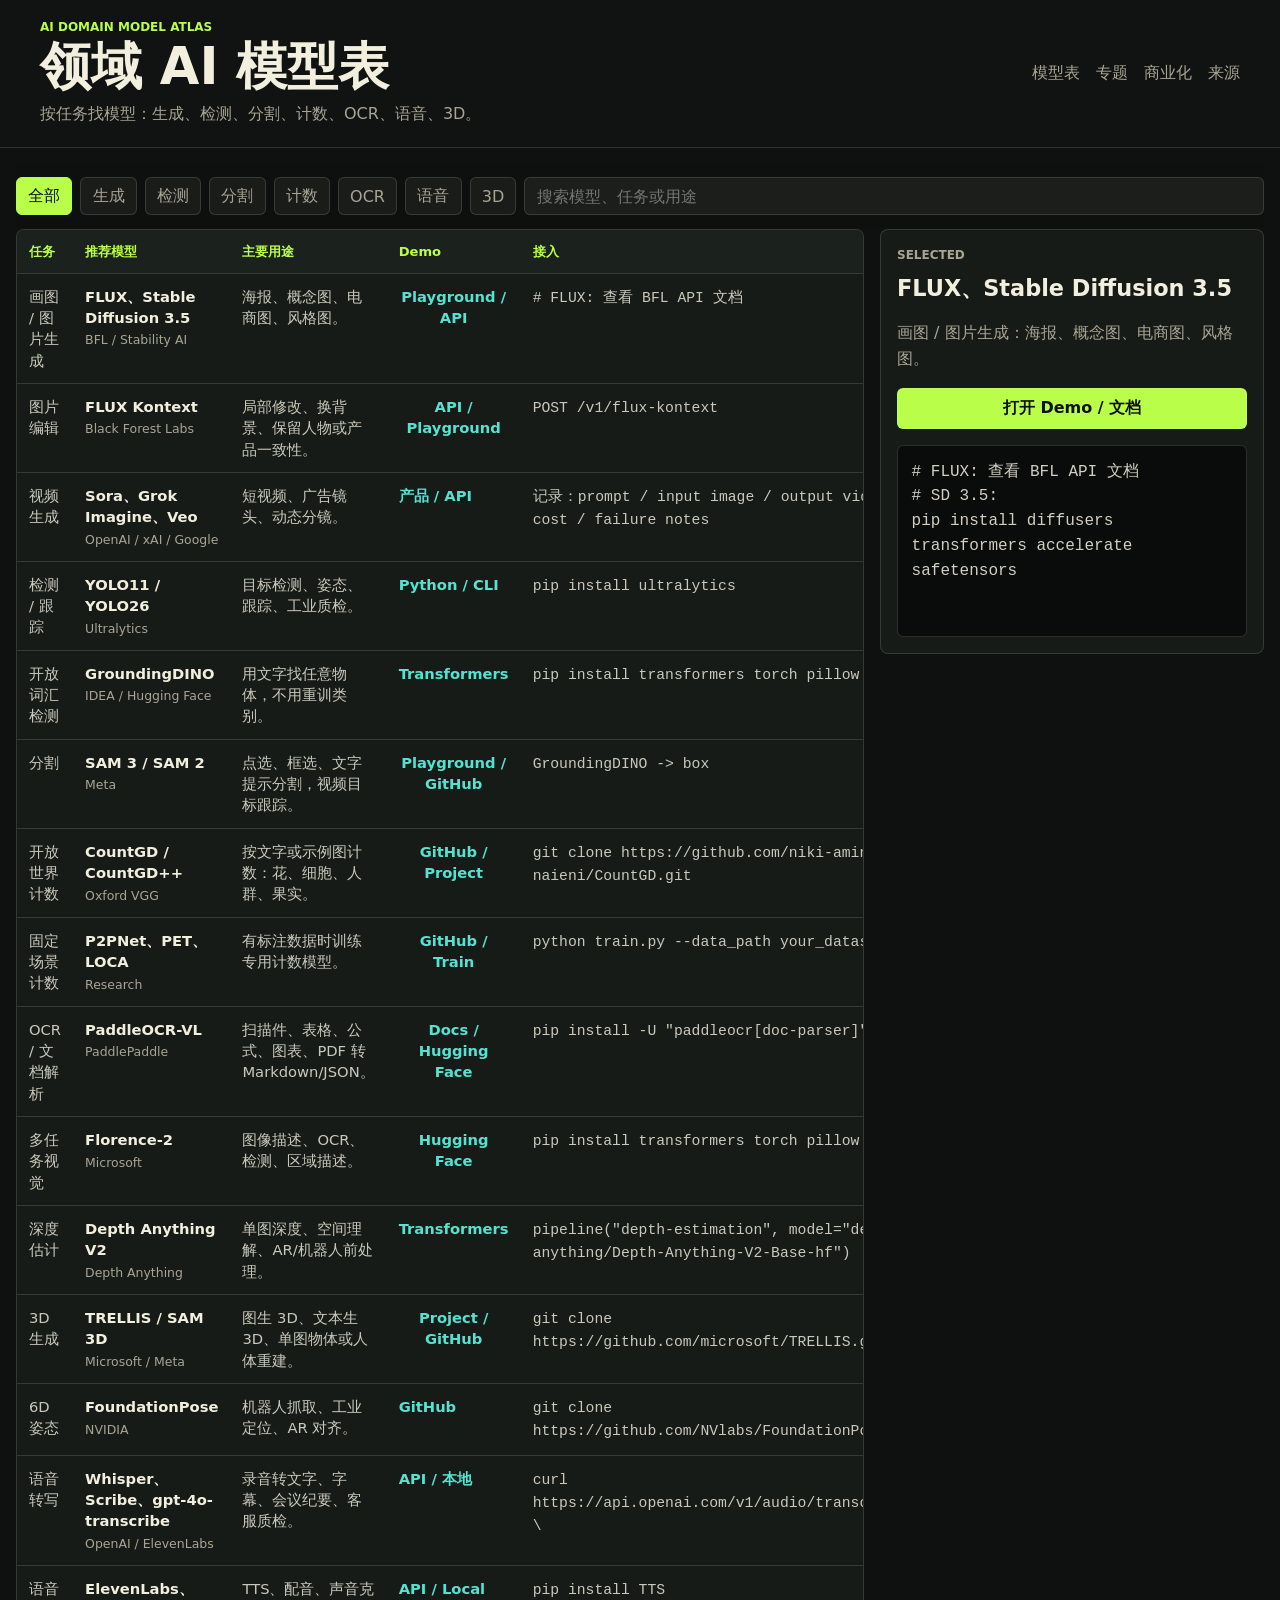
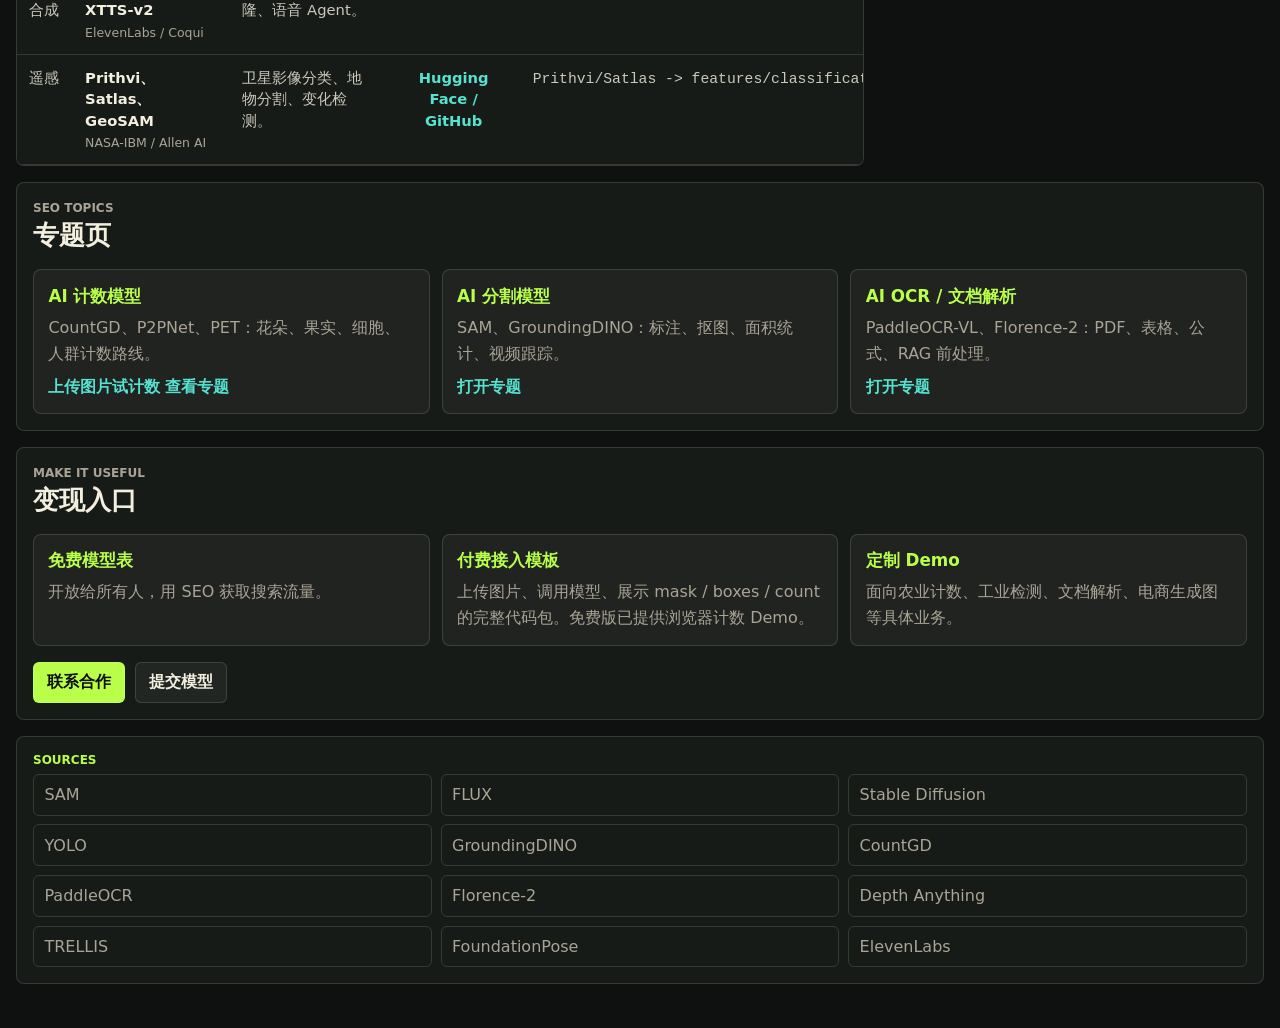
<file: index.html>
<!doctype html>
<html lang="zh-CN">
  <head>
    <meta charset="UTF-8" />
    <meta name="viewport" content="width=device-width, initial-scale=1.0" />
    <title>AI Domain Model Atlas | 领域 AI 模型与 Demo 导航</title>
    <meta name="description" content="按任务整理画图、分割、计数、OCR、语音、3D、检测等领域 AI 模型，提供 Demo 链接、接入命令和商业化模板入口。" />
    <meta name="keywords" content="AI 模型, 图像分割, AI 计数, SAM, YOLO, CountGD, PaddleOCR, FLUX, Stable Diffusion, 领域模型" />
    <meta property="og:title" content="AI Domain Model Atlas" />
    <meta property="og:description" content="一个面向开发者和产品经理的领域 AI 模型导航：找模型、看 Demo、复制接入命令。" />
    <meta property="og:type" content="website" />
    <meta name="twitter:card" content="summary" />
    <link rel="stylesheet" href="styles.css" />
  </head>
  <body>
    <header class="topbar">
      <div>
        <p class="kicker">AI Domain Model Atlas</p>
        <h1>领域 AI 模型表</h1>
        <p class="subtitle">按任务找模型：生成、检测、分割、计数、OCR、语音、3D。</p>
      </div>
      <nav>
        <a href="#table">模型表</a>
        <a href="#topics">专题</a>
        <a href="#business">商业化</a>
        <a href="#sources">来源</a>
      </nav>
    </header>

    <main>
      <section class="filters" aria-label="筛选">
        <button class="chip active" data-filter="all" type="button">全部</button>
        <button class="chip" data-filter="generate" type="button">生成</button>
        <button class="chip" data-filter="vision" type="button">检测</button>
        <button class="chip" data-filter="segment" type="button">分割</button>
        <button class="chip" data-filter="count" type="button">计数</button>
        <button class="chip" data-filter="document" type="button">OCR</button>
        <button class="chip" data-filter="audio" type="button">语音</button>
        <button class="chip" data-filter="3d" type="button">3D</button>
        <input id="search" type="search" placeholder="搜索模型、任务或用途" />
      </section>

      <section class="layout">
        <div class="table-card" id="table">
          <table>
            <thead>
              <tr>
                <th>任务</th>
                <th>推荐模型</th>
                <th>主要用途</th>
                <th>Demo</th>
                <th>接入</th>
              </tr>
            </thead>
            <tbody id="rows">
              <tr>
                <td colspan="5">正在加载模型数据...</td>
              </tr>
            </tbody>
          </table>
        </div>

        <aside class="detail" id="detail">
          <p class="kicker">Selected</p>
          <h2 id="detailTitle">选择一个模型</h2>
          <p id="detailText">点击表格里的 Demo 查看官方入口和最小接入命令。</p>
          <a class="primary" id="demoLink" href="#" target="_blank" rel="noreferrer">打开 Demo / 文档</a>
          <pre id="commandBox">选择一行后显示命令。</pre>
        </aside>
      </section>

      <section class="business" id="topics">
        <div>
          <p class="kicker">SEO topics</p>
          <h2>专题页</h2>
        </div>
        <div class="business-grid">
          <article>
            <h3>AI 计数模型</h3>
            <p>CountGD、P2PNet、PET：花朵、果实、细胞、人群计数路线。</p>
            <a class="text-link" href="counting-demo.html">上传图片试计数</a>
            <a class="text-link" href="counting.html">查看专题</a>
          </article>
          <article>
            <h3>AI 分割模型</h3>
            <p>SAM、GroundingDINO：标注、抠图、面积统计、视频跟踪。</p>
            <a class="text-link" href="segmentation.html">打开专题</a>
          </article>
          <article>
            <h3>AI OCR / 文档解析</h3>
            <p>PaddleOCR-VL、Florence-2：PDF、表格、公式、RAG 前处理。</p>
            <a class="text-link" href="ocr.html">打开专题</a>
          </article>
        </div>
      </section>

      <section class="business" id="business">
        <div>
          <p class="kicker">Make it useful</p>
          <h2>变现入口</h2>
        </div>
        <div class="business-grid">
          <article>
            <h3>免费模型表</h3>
            <p>开放给所有人，用 SEO 获取搜索流量。</p>
          </article>
          <article>
            <h3>付费接入模板</h3>
            <p>上传图片、调用模型、展示 mask / boxes / count 的完整代码包。免费版已提供浏览器计数 Demo。</p>
          </article>
          <article>
            <h3>定制 Demo</h3>
            <p>面向农业计数、工业检测、文档解析、电商生成图等具体业务。</p>
          </article>
        </div>
        <div class="cta">
          <a class="primary" href="mailto:hello@example.com?subject=AI%20Model%20Atlas%20合作">联系合作</a>
          <a class="secondary" href="mailto:hello@example.com?subject=提交模型">提交模型</a>
        </div>
      </section>

      <section class="sources" id="sources">
        <p class="kicker">Sources</p>
        <div id="sourceList"></div>
      </section>
    </main>

    <script src="script.js"></script>
  </body>
</html>
</file>
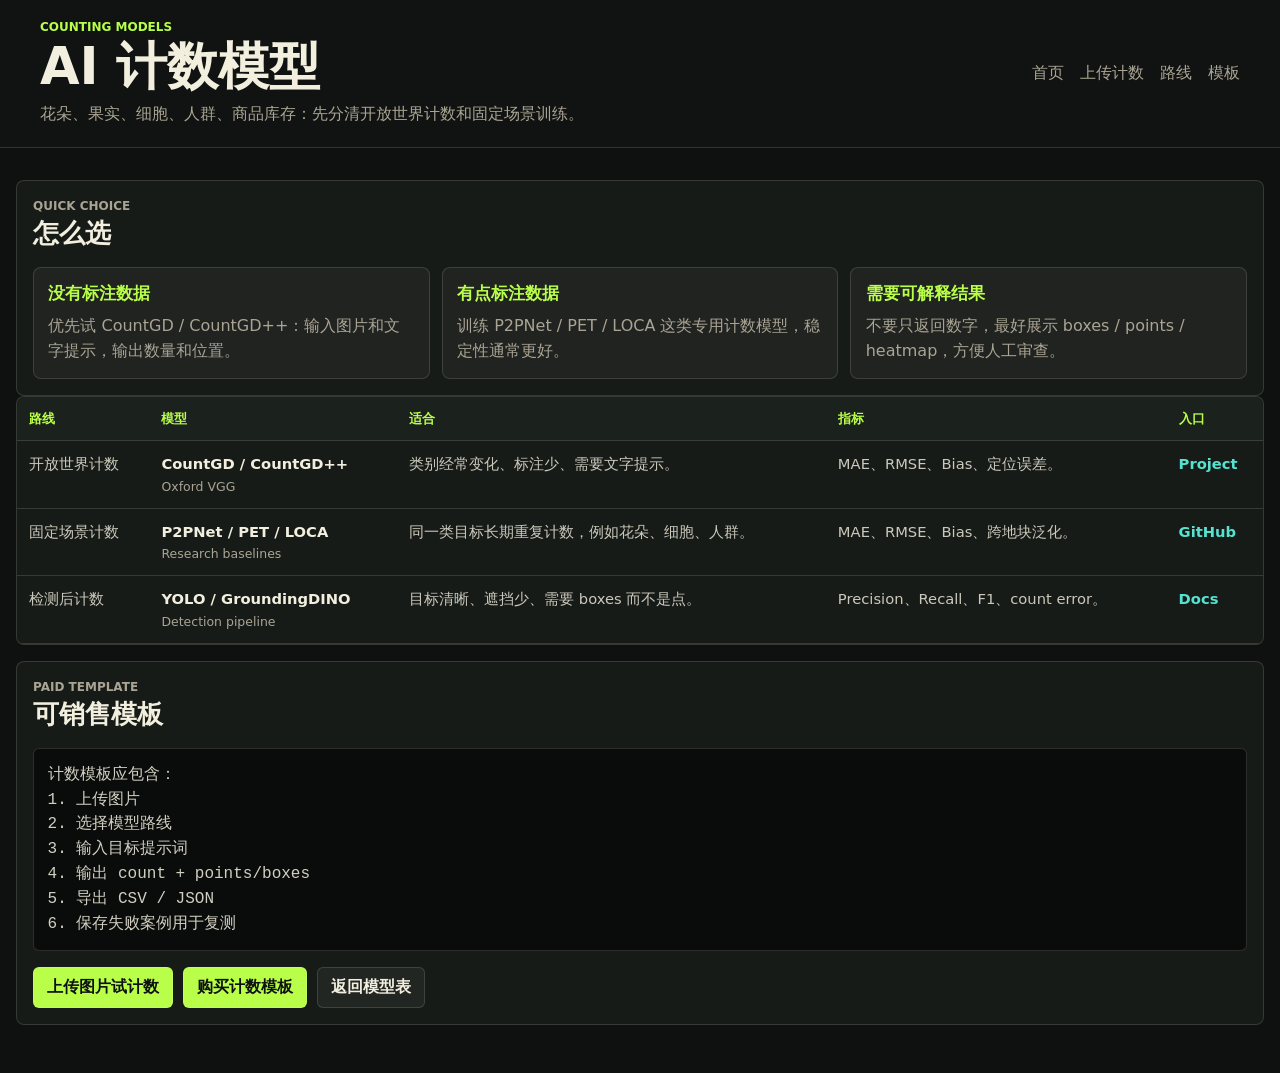
<file: counting.html>
<!doctype html>
<html lang="zh-CN">
  <head>
    <meta charset="UTF-8" />
    <meta name="viewport" content="width=device-width, initial-scale=1.0" />
    <title>AI 计数模型 | CountGD、P2PNet、PET 接入路线</title>
    <meta name="description" content="整理开放世界计数和固定场景计数模型，包括 CountGD、P2PNet、PET 的适用场景、Demo 链接和接入路线。" />
    <link rel="stylesheet" href="styles.css" />
  </head>
  <body>
    <header class="topbar">
      <div>
        <p class="kicker">Counting Models</p>
        <h1>AI 计数模型</h1>
        <p class="subtitle">花朵、果实、细胞、人群、商品库存：先分清开放世界计数和固定场景训练。</p>
      </div>
      <nav>
        <a href="index.html">首页</a>
        <a href="counting-demo.html">上传计数</a>
        <a href="#route">路线</a>
        <a href="#template">模板</a>
      </nav>
    </header>

    <main class="page">
      <section class="business">
        <div>
          <p class="kicker">Quick choice</p>
          <h2>怎么选</h2>
        </div>
        <div class="business-grid">
          <article>
            <h3>没有标注数据</h3>
            <p>优先试 CountGD / CountGD++：输入图片和文字提示，输出数量和位置。</p>
          </article>
          <article>
            <h3>有点标注数据</h3>
            <p>训练 P2PNet / PET / LOCA 这类专用计数模型，稳定性通常更好。</p>
          </article>
          <article>
            <h3>需要可解释结果</h3>
            <p>不要只返回数字，最好展示 boxes / points / heatmap，方便人工审查。</p>
          </article>
        </div>
      </section>

      <section class="table-card" id="route">
        <table>
          <thead>
            <tr>
              <th>路线</th>
              <th>模型</th>
              <th>适合</th>
              <th>指标</th>
              <th>入口</th>
            </tr>
          </thead>
          <tbody>
            <tr>
              <td>开放世界计数</td>
              <td><span class="model">CountGD / CountGD++</span><span class="provider">Oxford VGG</span></td>
              <td>类别经常变化、标注少、需要文字提示。</td>
              <td>MAE、RMSE、Bias、定位误差。</td>
              <td><a class="demo" href="https://www.robots.ox.ac.uk/~vgg/research/countgd/" target="_blank" rel="noreferrer">Project</a></td>
            </tr>
            <tr>
              <td>固定场景计数</td>
              <td><span class="model">P2PNet / PET / LOCA</span><span class="provider">Research baselines</span></td>
              <td>同一类目标长期重复计数，例如花朵、细胞、人群。</td>
              <td>MAE、RMSE、Bias、跨地块泛化。</td>
              <td><a class="demo" href="https://github.com/TencentYoutuResearch/CrowdCounting-P2PNet" target="_blank" rel="noreferrer">GitHub</a></td>
            </tr>
            <tr>
              <td>检测后计数</td>
              <td><span class="model">YOLO / GroundingDINO</span><span class="provider">Detection pipeline</span></td>
              <td>目标清晰、遮挡少、需要 boxes 而不是点。</td>
              <td>Precision、Recall、F1、count error。</td>
              <td><a class="demo" href="https://docs.ultralytics.com/" target="_blank" rel="noreferrer">Docs</a></td>
            </tr>
          </tbody>
        </table>
      </section>

      <section class="business" id="template">
        <div>
          <p class="kicker">Paid template</p>
          <h2>可销售模板</h2>
        </div>
        <div class="command-card">
          <pre>计数模板应包含：
1. 上传图片
2. 选择模型路线
3. 输入目标提示词
4. 输出 count + points/boxes
5. 导出 CSV / JSON
6. 保存失败案例用于复测</pre>
        </div>
        <div class="cta">
          <a class="primary" href="counting-demo.html">上传图片试计数</a>
          <a class="primary" href="mailto:hello@example.com?subject=购买计数模型接入模板">购买计数模板</a>
          <a class="secondary" href="index.html">返回模型表</a>
        </div>
      </section>
    </main>
  </body>
</html>
</file>
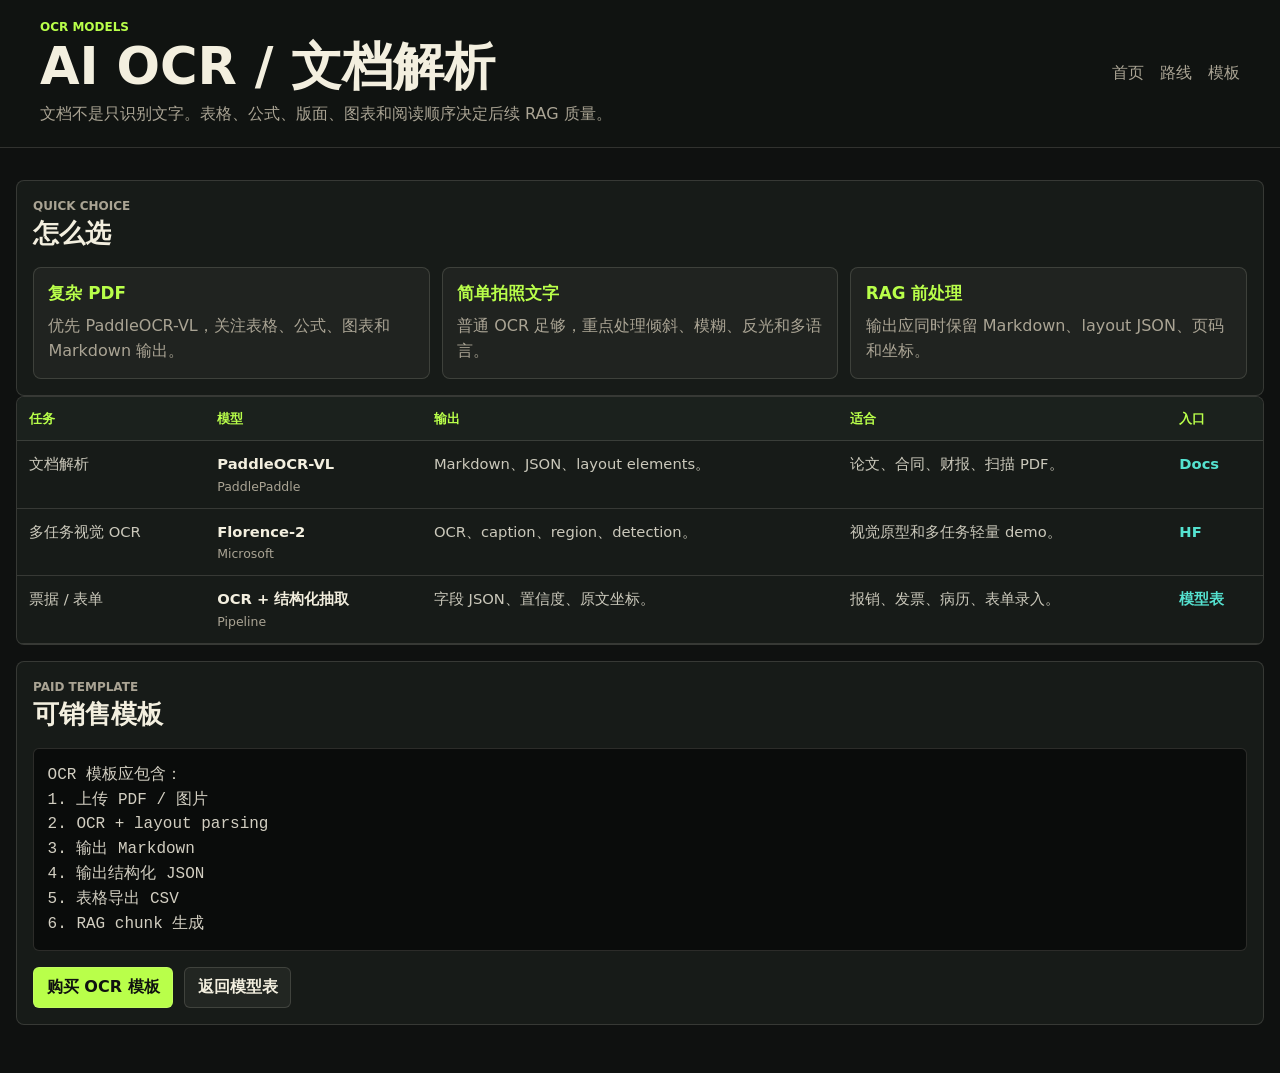
<file: ocr.html>
<!doctype html>
<html lang="zh-CN">
  <head>
    <meta charset="UTF-8" />
    <meta name="viewport" content="width=device-width, initial-scale=1.0" />
    <title>AI OCR 与文档解析 | PaddleOCR-VL 接入路线</title>
    <meta name="description" content="整理 PaddleOCR-VL、PaddleOCR、Florence-2 的 OCR 和文档解析路线，适合 PDF、表格、公式、票据和 RAG 前处理。" />
    <link rel="stylesheet" href="styles.css" />
  </head>
  <body>
    <header class="topbar">
      <div>
        <p class="kicker">OCR Models</p>
        <h1>AI OCR / 文档解析</h1>
        <p class="subtitle">文档不是只识别文字。表格、公式、版面、图表和阅读顺序决定后续 RAG 质量。</p>
      </div>
      <nav>
        <a href="index.html">首页</a>
        <a href="#route">路线</a>
        <a href="#template">模板</a>
      </nav>
    </header>

    <main class="page">
      <section class="business">
        <div>
          <p class="kicker">Quick choice</p>
          <h2>怎么选</h2>
        </div>
        <div class="business-grid">
          <article>
            <h3>复杂 PDF</h3>
            <p>优先 PaddleOCR-VL，关注表格、公式、图表和 Markdown 输出。</p>
          </article>
          <article>
            <h3>简单拍照文字</h3>
            <p>普通 OCR 足够，重点处理倾斜、模糊、反光和多语言。</p>
          </article>
          <article>
            <h3>RAG 前处理</h3>
            <p>输出应同时保留 Markdown、layout JSON、页码和坐标。</p>
          </article>
        </div>
      </section>

      <section class="table-card" id="route">
        <table>
          <thead>
            <tr>
              <th>任务</th>
              <th>模型</th>
              <th>输出</th>
              <th>适合</th>
              <th>入口</th>
            </tr>
          </thead>
          <tbody>
            <tr>
              <td>文档解析</td>
              <td><span class="model">PaddleOCR-VL</span><span class="provider">PaddlePaddle</span></td>
              <td>Markdown、JSON、layout elements。</td>
              <td>论文、合同、财报、扫描 PDF。</td>
              <td><a class="demo" href="https://www.paddleocr.ai/main/en/index.html" target="_blank" rel="noreferrer">Docs</a></td>
            </tr>
            <tr>
              <td>多任务视觉 OCR</td>
              <td><span class="model">Florence-2</span><span class="provider">Microsoft</span></td>
              <td>OCR、caption、region、detection。</td>
              <td>视觉原型和多任务轻量 demo。</td>
              <td><a class="demo" href="https://huggingface.co/microsoft/Florence-2-large" target="_blank" rel="noreferrer">HF</a></td>
            </tr>
            <tr>
              <td>票据 / 表单</td>
              <td><span class="model">OCR + 结构化抽取</span><span class="provider">Pipeline</span></td>
              <td>字段 JSON、置信度、原文坐标。</td>
              <td>报销、发票、病历、表单录入。</td>
              <td><a class="demo" href="index.html">模型表</a></td>
            </tr>
          </tbody>
        </table>
      </section>

      <section class="business" id="template">
        <div>
          <p class="kicker">Paid template</p>
          <h2>可销售模板</h2>
        </div>
        <pre>OCR 模板应包含：
1. 上传 PDF / 图片
2. OCR + layout parsing
3. 输出 Markdown
4. 输出结构化 JSON
5. 表格导出 CSV
6. RAG chunk 生成</pre>
        <div class="cta">
          <a class="primary" href="mailto:hello@example.com?subject=购买 OCR 文档解析模板">购买 OCR 模板</a>
          <a class="secondary" href="index.html">返回模型表</a>
        </div>
      </section>
    </main>
  </body>
</html>
</file>
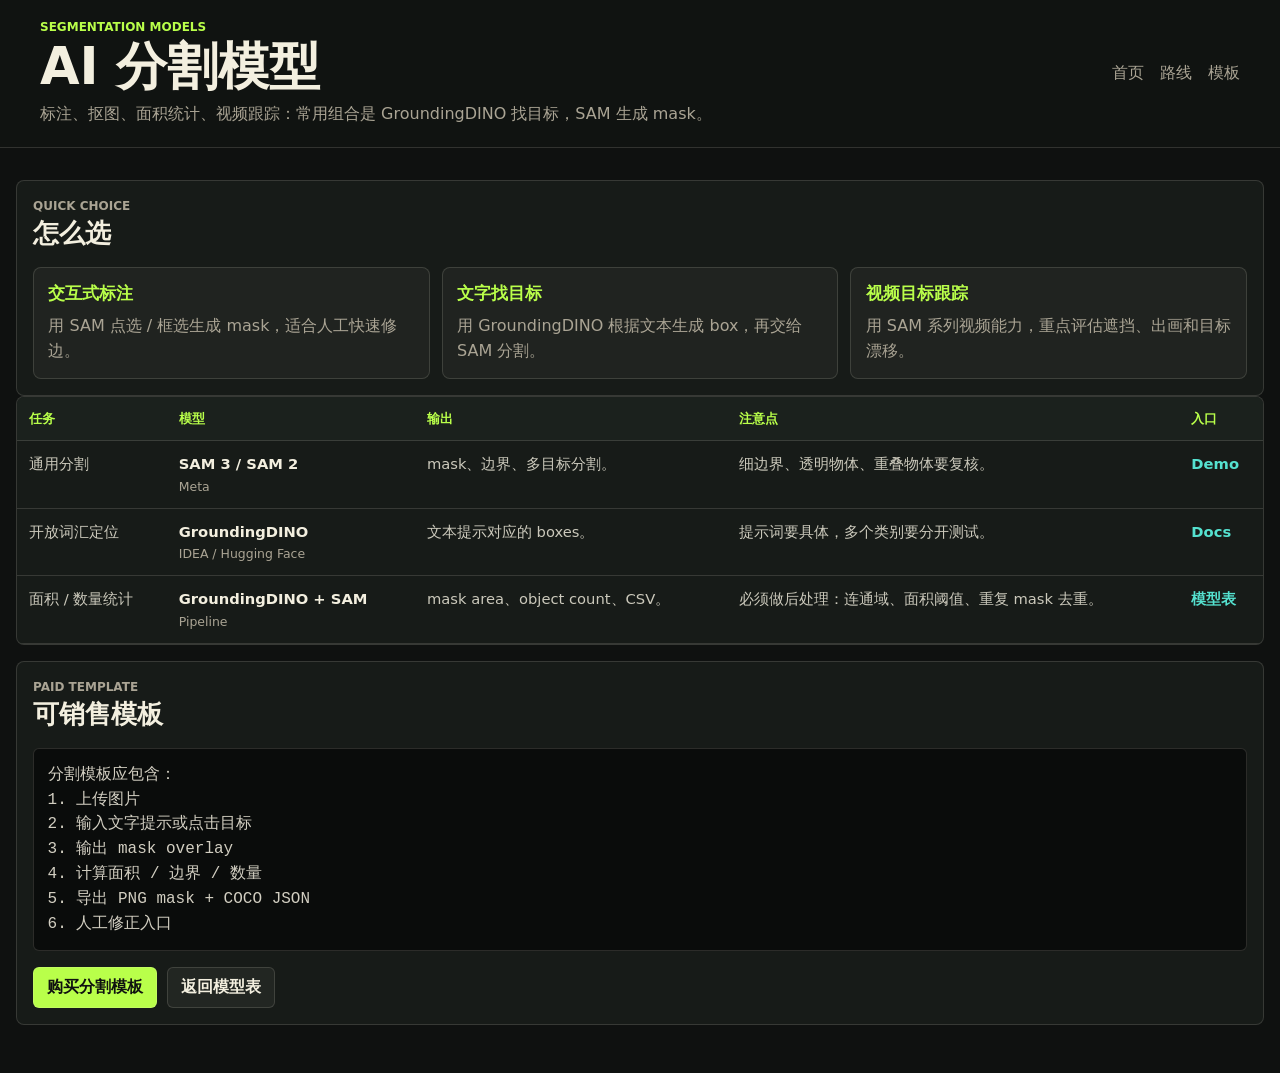
<file: segmentation.html>
<!doctype html>
<html lang="zh-CN">
  <head>
    <meta charset="UTF-8" />
    <meta name="viewport" content="width=device-width, initial-scale=1.0" />
    <title>AI 图像分割模型 | SAM、GroundingDINO 接入路线</title>
    <meta name="description" content="整理 SAM 3、SAM 2、GroundingDINO 的图像分割和视频跟踪分割接入路线，适合标注、抠图、面积计算和检测后处理。" />
    <link rel="stylesheet" href="styles.css" />
  </head>
  <body>
    <header class="topbar">
      <div>
        <p class="kicker">Segmentation Models</p>
        <h1>AI 分割模型</h1>
        <p class="subtitle">标注、抠图、面积统计、视频跟踪：常用组合是 GroundingDINO 找目标，SAM 生成 mask。</p>
      </div>
      <nav>
        <a href="index.html">首页</a>
        <a href="#route">路线</a>
        <a href="#template">模板</a>
      </nav>
    </header>

    <main class="page">
      <section class="business">
        <div>
          <p class="kicker">Quick choice</p>
          <h2>怎么选</h2>
        </div>
        <div class="business-grid">
          <article>
            <h3>交互式标注</h3>
            <p>用 SAM 点选 / 框选生成 mask，适合人工快速修边。</p>
          </article>
          <article>
            <h3>文字找目标</h3>
            <p>用 GroundingDINO 根据文本生成 box，再交给 SAM 分割。</p>
          </article>
          <article>
            <h3>视频目标跟踪</h3>
            <p>用 SAM 系列视频能力，重点评估遮挡、出画和目标漂移。</p>
          </article>
        </div>
      </section>

      <section class="table-card" id="route">
        <table>
          <thead>
            <tr>
              <th>任务</th>
              <th>模型</th>
              <th>输出</th>
              <th>注意点</th>
              <th>入口</th>
            </tr>
          </thead>
          <tbody>
            <tr>
              <td>通用分割</td>
              <td><span class="model">SAM 3 / SAM 2</span><span class="provider">Meta</span></td>
              <td>mask、边界、多目标分割。</td>
              <td>细边界、透明物体、重叠物体要复核。</td>
              <td><a class="demo" href="https://segment-anything.com/" target="_blank" rel="noreferrer">Demo</a></td>
            </tr>
            <tr>
              <td>开放词汇定位</td>
              <td><span class="model">GroundingDINO</span><span class="provider">IDEA / Hugging Face</span></td>
              <td>文本提示对应的 boxes。</td>
              <td>提示词要具体，多个类别要分开测试。</td>
              <td><a class="demo" href="https://huggingface.co/docs/transformers/main/en/model_doc/grounding-dino" target="_blank" rel="noreferrer">Docs</a></td>
            </tr>
            <tr>
              <td>面积 / 数量统计</td>
              <td><span class="model">GroundingDINO + SAM</span><span class="provider">Pipeline</span></td>
              <td>mask area、object count、CSV。</td>
              <td>必须做后处理：连通域、面积阈值、重复 mask 去重。</td>
              <td><a class="demo" href="index.html">模型表</a></td>
            </tr>
          </tbody>
        </table>
      </section>

      <section class="business" id="template">
        <div>
          <p class="kicker">Paid template</p>
          <h2>可销售模板</h2>
        </div>
        <pre>分割模板应包含：
1. 上传图片
2. 输入文字提示或点击目标
3. 输出 mask overlay
4. 计算面积 / 边界 / 数量
5. 导出 PNG mask + COCO JSON
6. 人工修正入口</pre>
        <div class="cta">
          <a class="primary" href="mailto:hello@example.com?subject=购买分割模型接入模板">购买分割模板</a>
          <a class="secondary" href="index.html">返回模型表</a>
        </div>
      </section>
    </main>
  </body>
</html>
</file>
<file: styles.css>
:root {
  --bg: #0f1110;
  --panel: #171b18;
  --line: rgba(244, 240, 223, 0.14);
  --text: #f3efdf;
  --muted: #aaa494;
  --green: #b9ff4a;
  --cyan: #55e2d0;
}

* { box-sizing: border-box; }

body {
  margin: 0;
  background: var(--bg);
  color: var(--text);
  font-family: system-ui, -apple-system, BlinkMacSystemFont, "Segoe UI", "Microsoft YaHei", sans-serif;
}

a { color: inherit; text-decoration: none; }
button, input { font: inherit; }
code, pre { font-family: "Cascadia Code", Consolas, monospace; }

.topbar {
  display: flex;
  justify-content: space-between;
  gap: 1rem;
  padding: 1.25rem clamp(1rem, 4vw, 2.5rem);
  border-bottom: 1px solid var(--line);
  background: #101311;
}

.topbar h1 {
  margin: 0;
  font-size: clamp(1.8rem, 4vw, 3.6rem);
  line-height: 1;
}

.subtitle {
  max-width: 42rem;
  margin: 0.55rem 0 0;
  color: var(--muted);
  line-height: 1.6;
}

.topbar nav {
  display: flex;
  align-items: center;
  gap: 1rem;
  color: var(--muted);
}

.topbar nav a:hover { color: var(--green); }

.hero {
  display: flex;
  justify-content: space-between;
  gap: 1.5rem;
  align-items: end;
  padding: clamp(1.4rem, 5vw, 3.4rem) 0 1.4rem;
}

.hero h2,
.section-head h2,
.contact-cta h2 {
  margin: 0;
  font-size: clamp(2rem, 5vw, 4.2rem);
  line-height: 1.05;
}

.hero p,
.pricing p,
.contact-cta p {
  max-width: 48rem;
  color: var(--muted);
  line-height: 1.7;
}

.hero-actions {
  display: flex;
  gap: 0.65rem;
  flex-wrap: wrap;
  justify-content: flex-end;
  min-width: 16rem;
}

.kicker {
  margin: 0 0 0.45rem;
  color: var(--green);
  font-size: 0.75rem;
  font-weight: 800;
  text-transform: uppercase;
}

main {
  width: min(1440px, calc(100% - 2rem));
  margin: 0 auto;
  padding: 1rem 0 3rem;
}

.filters {
  position: sticky;
  top: 0;
  z-index: 5;
  display: flex;
  flex-wrap: wrap;
  gap: 0.5rem;
  padding: 0.85rem 0;
  background: rgba(15, 17, 16, 0.92);
  backdrop-filter: blur(12px);
}

.chip,
.filters input,
.primary,
.secondary {
  min-height: 2.35rem;
  border: 1px solid var(--line);
  border-radius: 6px;
}

.chip {
  padding: 0.4rem 0.7rem;
  background: rgba(244, 240, 223, 0.05);
  color: var(--muted);
  cursor: pointer;
}

.chip.active,
.chip:hover {
  color: #0f1110;
  background: var(--green);
  border-color: var(--green);
}

.filters input {
  flex: 1;
  min-width: 14rem;
  padding: 0.4rem 0.7rem;
  background: rgba(244, 240, 223, 0.06);
  color: var(--text);
  outline: 0;
}

.layout {
  display: grid;
  grid-template-columns: minmax(0, 1fr) 24rem;
  gap: 1rem;
  align-items: start;
}

.table-card,
.detail,
.business,
.sources {
  border: 1px solid var(--line);
  border-radius: 8px;
  background: var(--panel);
}

.table-card {
  overflow-x: auto;
}

table {
  width: 100%;
  min-width: 880px;
  border-collapse: collapse;
}

th,
td {
  padding: 0.75rem;
  border-bottom: 1px solid var(--line);
  text-align: left;
  vertical-align: top;
  line-height: 1.45;
}

th {
  color: var(--green);
  font-size: 0.82rem;
  background: #1b211d;
}

td {
  color: rgba(243, 239, 223, 0.82);
  font-size: 0.92rem;
}

tr.hidden { display: none; }
tbody tr:hover { background: rgba(244, 240, 223, 0.045); }

.model {
  display: block;
  color: var(--text);
  font-weight: 800;
}

.provider {
  display: block;
  margin-top: 0.2rem;
  color: var(--muted);
  font-size: 0.78rem;
}

.demo {
  border: 0;
  padding: 0;
  background: transparent;
  color: var(--cyan);
  cursor: pointer;
  font-weight: 800;
}

.detail {
  position: sticky;
  top: 4.4rem;
  padding: 1rem;
}

.detail h2 {
  margin: 0 0 0.7rem;
  font-size: 1.4rem;
}

.detail p {
  color: var(--muted);
  line-height: 1.65;
}

.primary {
  display: flex;
  align-items: center;
  justify-content: center;
  margin: 1rem 0;
  padding: 0.55rem 0.8rem;
  color: #0f1110;
  background: var(--green);
  font-weight: 900;
}

.secondary {
  display: flex;
  align-items: center;
  justify-content: center;
  padding: 0.55rem 0.8rem;
  color: var(--text);
  background: rgba(244, 240, 223, 0.05);
  font-weight: 800;
}

.secondary:hover {
  color: var(--green);
  border-color: var(--green);
}

pre {
  overflow: auto;
  min-height: 12rem;
  margin: 0;
  padding: 0.85rem;
  border: 1px solid var(--line);
  border-radius: 6px;
  background: #0a0c0b;
  color: rgba(243, 239, 223, 0.86);
  line-height: 1.55;
  white-space: pre-wrap;
}

.pricing,
.contact-cta {
  margin-top: 1rem;
  padding: 1rem;
  border: 1px solid var(--line);
  border-radius: 8px;
  background: var(--panel);
}

.section-head {
  margin-bottom: 1rem;
}

.pricing-grid {
  display: grid;
  grid-template-columns: repeat(3, minmax(0, 1fr));
  gap: 0.75rem;
}

.pricing-grid article {
  padding: 1rem;
  border: 1px solid var(--line);
  border-radius: 8px;
  background: rgba(244, 240, 223, 0.04);
}

.pricing-grid h3 {
  margin: 0 0 0.45rem;
  font-size: 1.05rem;
}

.pricing-grid a {
  display: inline-flex;
  margin-top: 0.35rem;
  color: var(--cyan);
  font-weight: 800;
}

.contact-cta {
  display: flex;
  align-items: center;
  justify-content: space-between;
  gap: 1rem;
}

.contact-cta .primary {
  min-width: 9rem;
  margin: 0;
}

.sources {
  margin-top: 1rem;
  padding: 1rem;
}

.demo-workbench {
  display: grid;
  grid-template-columns: 22rem minmax(0, 1fr);
  gap: 1rem;
}

.demo-controls,
.demo-stage,
.result-panel {
  border: 1px solid var(--line);
  border-radius: 8px;
  background: var(--panel);
}

.demo-controls {
  display: grid;
  gap: 0.9rem;
  align-self: start;
  padding: 1rem;
}

.demo-controls label {
  display: grid;
  gap: 0.4rem;
  color: var(--muted);
}

.demo-controls input[type="file"],
.demo-controls input[type="text"],
.demo-controls input[type="range"] {
  width: 100%;
}

.demo-controls input[type="text"] {
  min-height: 2.35rem;
  padding: 0.45rem 0.65rem;
  border: 1px solid var(--line);
  border-radius: 6px;
  background: rgba(244, 240, 223, 0.06);
  color: var(--text);
}

.small-note {
  margin: 0;
  color: var(--muted);
  font-size: 0.9rem;
  line-height: 1.6;
}

.demo-stage {
  display: grid;
  grid-template-columns: minmax(0, 1fr) 20rem;
  gap: 1rem;
  padding: 1rem;
}

.canvas-wrap {
  overflow: auto;
  border: 1px solid var(--line);
  border-radius: 8px;
  background: #0a0c0b;
}

#canvas {
  display: block;
  max-width: 100%;
  height: auto;
}

.result-panel {
  padding: 1rem;
}

.result-panel h2 {
  margin: 0 0 0.8rem;
  font-size: 1.35rem;
}

#countList {
  display: grid;
  gap: 0.5rem;
  margin-bottom: 0.8rem;
}

.count-pill {
  display: flex;
  align-items: center;
  justify-content: space-between;
  gap: 1rem;
  padding: 0.55rem 0.7rem;
  border: 1px solid var(--line);
  border-radius: 6px;
  background: rgba(244, 240, 223, 0.05);
}

.count-pill strong {
  color: var(--green);
  font-size: 1.25rem;
}

.business {
  display: grid;
  gap: 1rem;
  margin-top: 1rem;
  padding: 1rem;
}

.business h2 {
  margin: 0;
  font-size: 1.6rem;
}

.business-grid {
  display: grid;
  grid-template-columns: repeat(3, minmax(0, 1fr));
  gap: 0.75rem;
}

.business article {
  padding: 0.9rem;
  border: 1px solid var(--line);
  border-radius: 8px;
  background: rgba(244, 240, 223, 0.04);
}

.business h3 {
  margin: 0 0 0.45rem;
  color: var(--green);
  font-size: 1.05rem;
}

.business p {
  margin: 0;
  color: var(--muted);
  line-height: 1.6;
}

.cta {
  display: flex;
  flex-wrap: wrap;
  gap: 0.65rem;
}

.cta .primary {
  margin: 0;
}

.text-link {
  display: inline-flex;
  margin-top: 0.7rem;
  color: var(--cyan);
  font-weight: 800;
}

.text-link:hover {
  color: var(--green);
}

#sourceList {
  display: grid;
  grid-template-columns: repeat(3, minmax(0, 1fr));
  gap: 0.55rem;
}

#sourceList a {
  display: block;
  padding: 0.65rem;
  border: 1px solid var(--line);
  border-radius: 6px;
  color: var(--muted);
}

#sourceList a:hover {
  color: var(--green);
}

@media (max-width: 980px) {
  .hero,
  .contact-cta {
    align-items: stretch;
    flex-direction: column;
  }

  .hero-actions {
    justify-content: flex-start;
    min-width: 0;
  }

  .layout {
    grid-template-columns: 1fr;
  }

  .detail {
    position: static;
  }

  #sourceList {
    grid-template-columns: repeat(2, minmax(0, 1fr));
  }

  .pricing-grid {
    grid-template-columns: 1fr;
  }

  .business-grid {
    grid-template-columns: 1fr;
  }

  .demo-workbench,
  .demo-stage {
    grid-template-columns: 1fr;
  }
}

@media (max-width: 640px) {
  .topbar {
    flex-direction: column;
  }

  .topbar nav {
    justify-content: space-between;
  }

  .hero-actions {
    flex-direction: column;
  }

  #sourceList {
    grid-template-columns: 1fr;
  }
}
</file>
